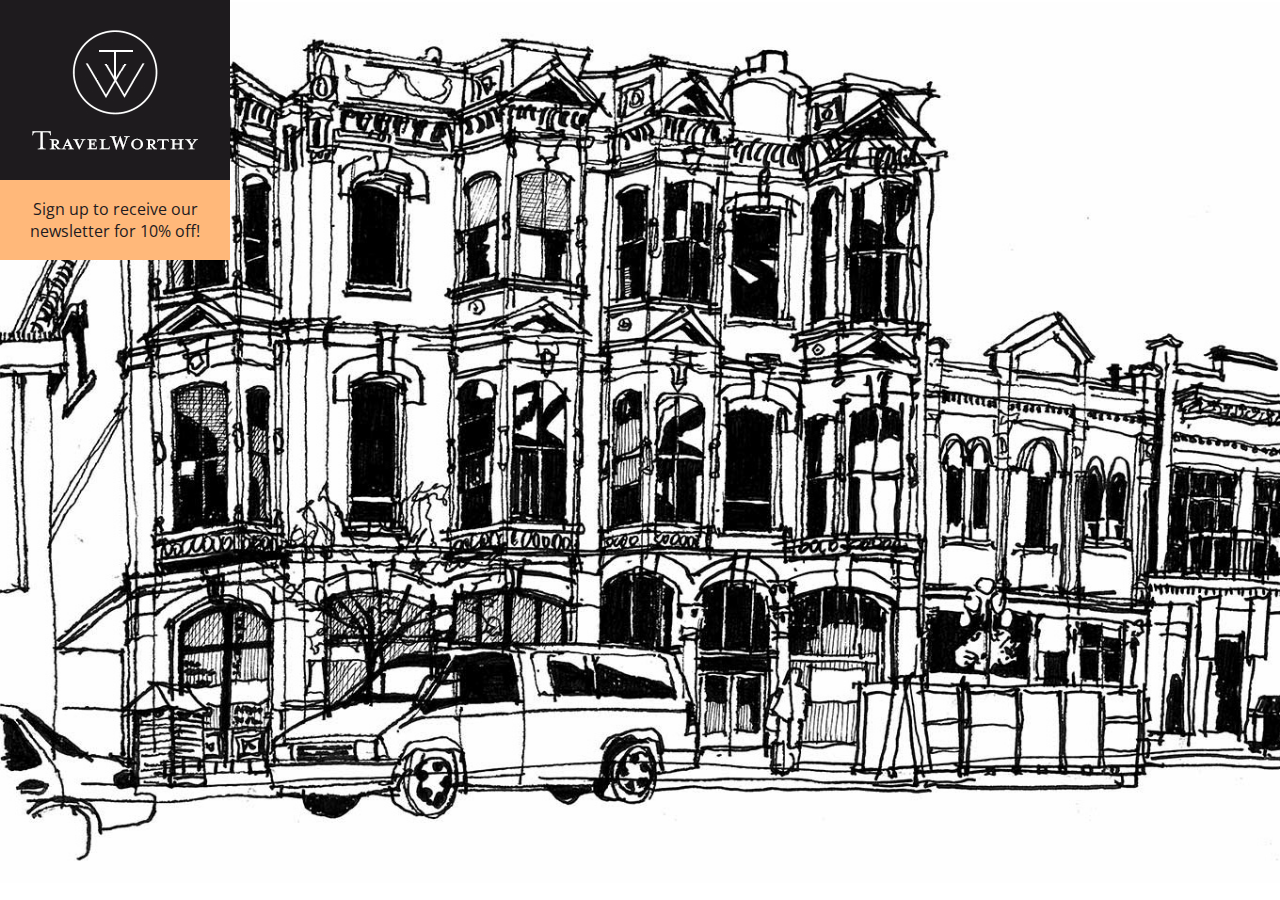
<file: p089-basic-function.html>
<!DOCTYPE html>
<html>
  <head>
    <title>Basic Function</title>
    <link rel="stylesheet" href="css/c03.css" />
  </head>
  <body>
    <h1>TravelWorthy</h1>
    <div id="message"></div>
    <script src="js/p089-basic-function.js"></script>
  </body>
</html>
</file>
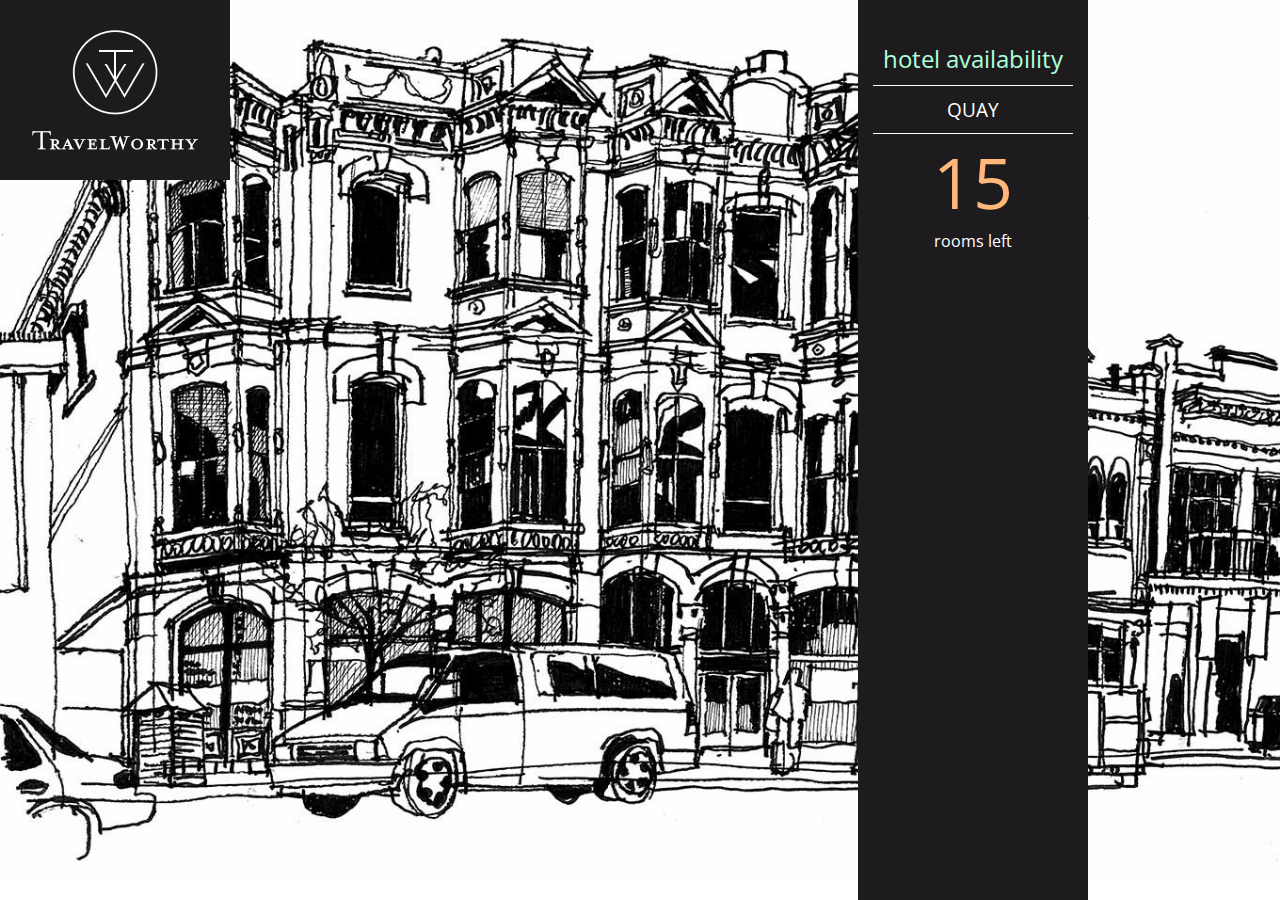
<file: p104-object-literal.html>
<!DOCTYPE html>
<html>
  <head>
    <title>JavaScript &amp; jQuery - Chapter 3: 
           Functions, Methods &amp; Objects -
           Object Literal
    </title>
    <link rel="stylesheet" href="css/c03.css" />
  </head>
  <body>
    <h1>TravelWorthy</h1>
    <div id="info">
      <h2>hotel availability</h2>
      <div id="hotelName"></div>
      <div id="availability">
        <p id="rooms"></p>
        <p>rooms left</p>
      </div>
    </div>
    <script src="js/p104-object-literal.js"></script>
  </body>
</html>
</file>
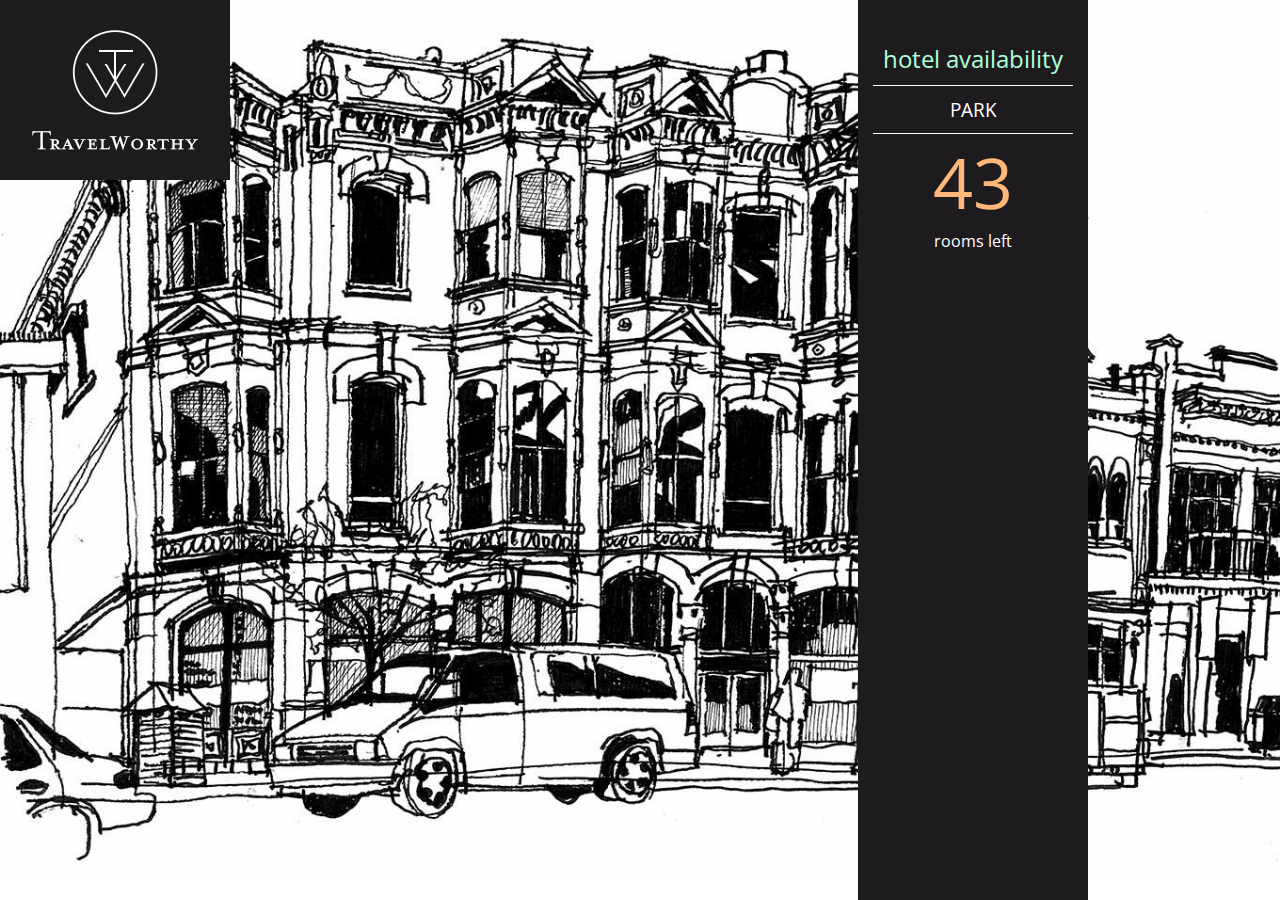
<file: p105-object-literal2.html>
<!DOCTYPE html>
<html>
  <head>
    <title>JavaScript &amp; jQuery - Chapter 3: Functions,
           Methods &amp; Objects - Object Literal 2
    </title>
    <link rel="stylesheet" href="css/c03.css" />
  </head>
  <body>
    <h1>TravelWorthy</h1>
    <div id="info">
      <h2>hotel availability</h2>
      <div id="hotelName"></div>
      <div id="availability">
        <p id="rooms"></p>
        <p>rooms left</p>
      </div>
    </div>
    <script src="js/p105-object-literal2.js"></script>
  </body>
</html>
</file>
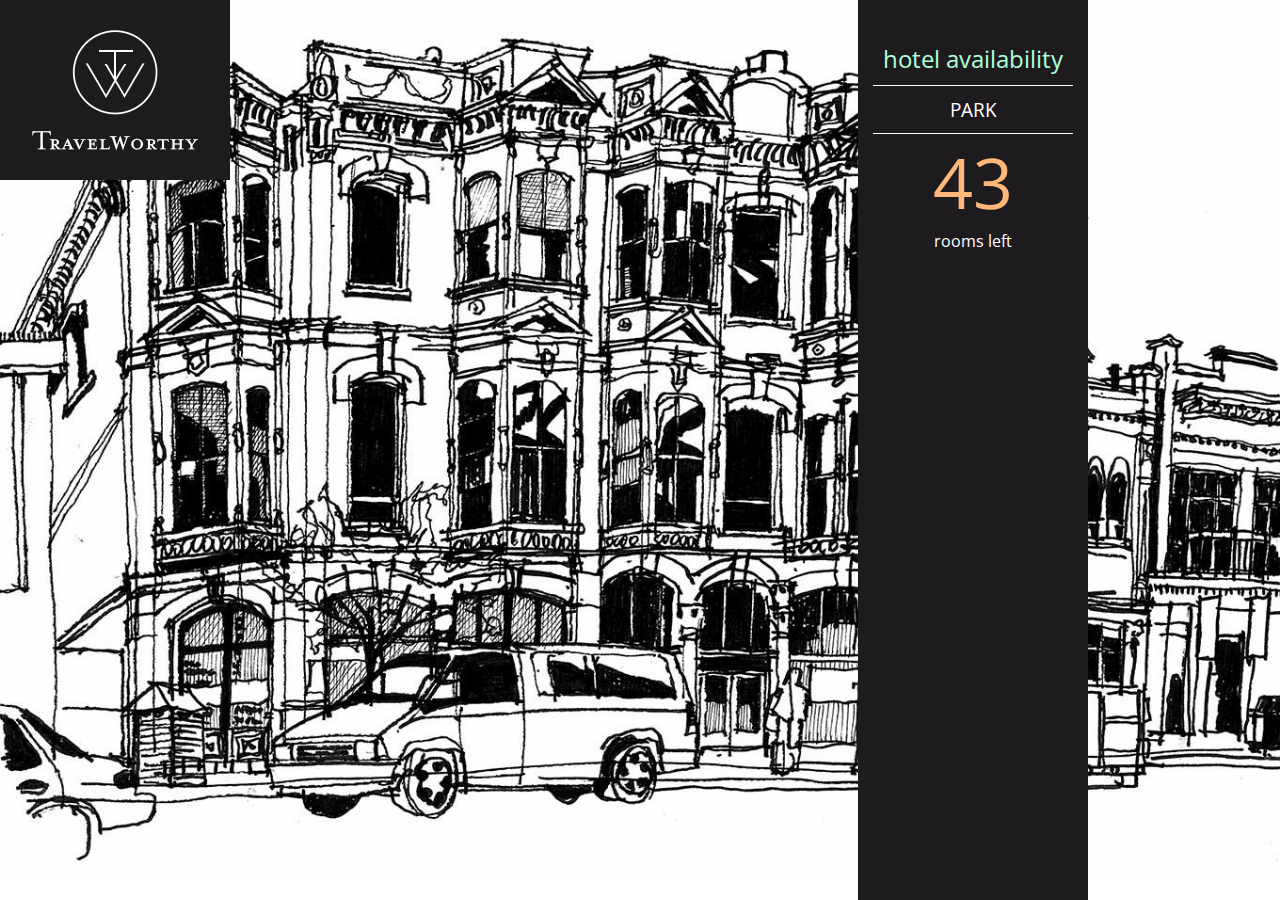
<file: p110-object-constructor.html>
<!DOCTYPE html>
<html>
  <head>
    <title>JavaScript &amp; jQuery - Chapter 3:
    	Functions, Methods &amp; Objects - 
        Object Constructor
    </title>
    <link rel="stylesheet" href="css/c03.css" />
  </head>
  <body>
    <h1>TravelWorthy</h1>
    <div id="info">
      <h2>hotel availability</h2>
      <div id="hotelName"></div>
      <div id="availability">
        <p id="rooms"></p>
        <p>rooms left</p>
      </div>
    </div>
    <script src="js/p110-object-constructor.js"></script>
  </body>
</html>
</file>
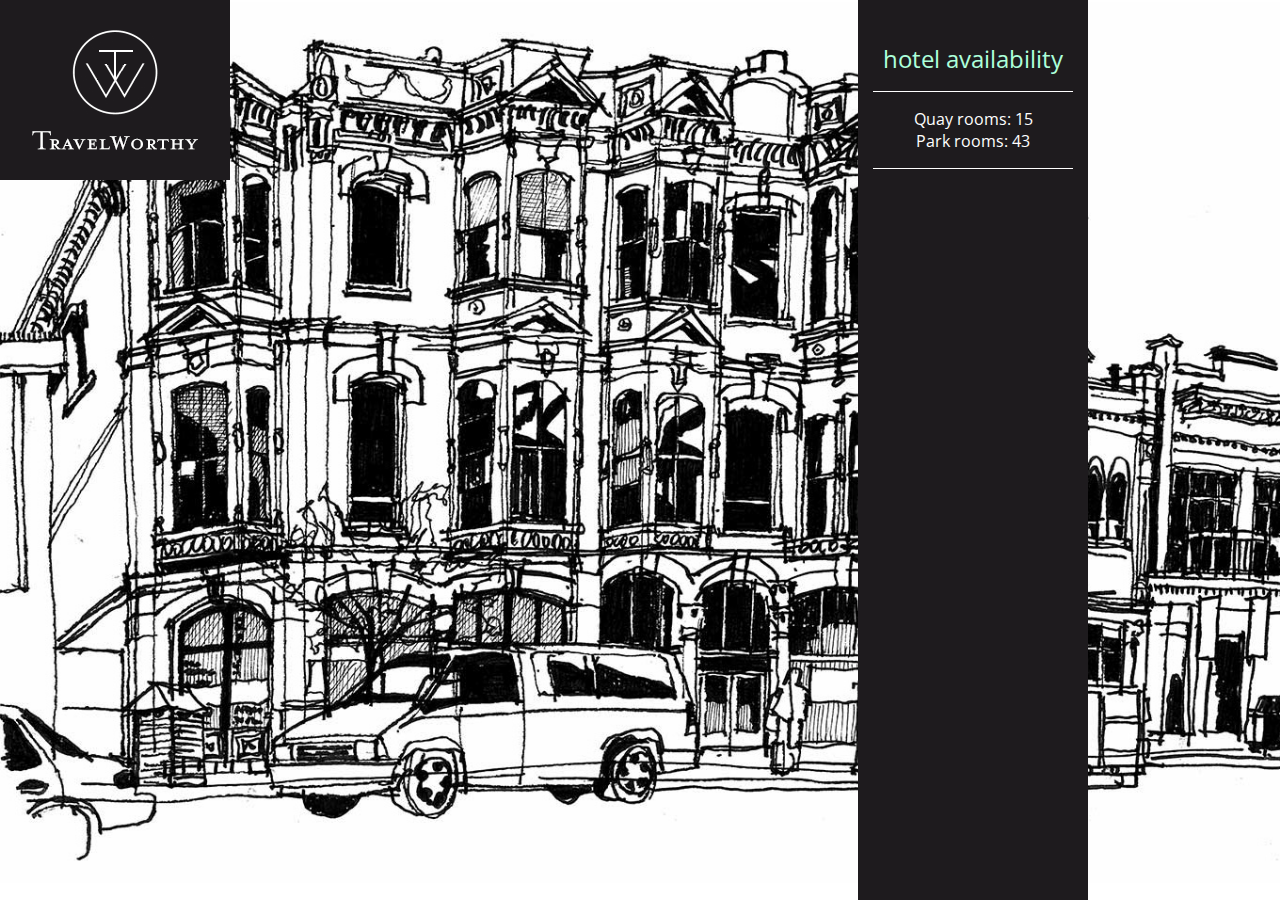
<file: p111-multiple-objects.html>
<!DOCTYPE html>
<html>
  <head>
    <title>JavaScript &amp; jQuery - Chapter 3:
    	Functions, Methods &amp; Objects - 
        Object Constructor</title>
    <link rel="stylesheet" href="css/c03.css" />
  </head>
  <body>
    <h1>TravelWorthy</h1>
    <div id="info">
      <h2>hotel availability</h2>
      <div id="hotel1"></div>
      <div id="hotel2"></div>
    </div>
    <script src="js/p111-multiple-objects.js"></script>
  </body>
</html>
</file>
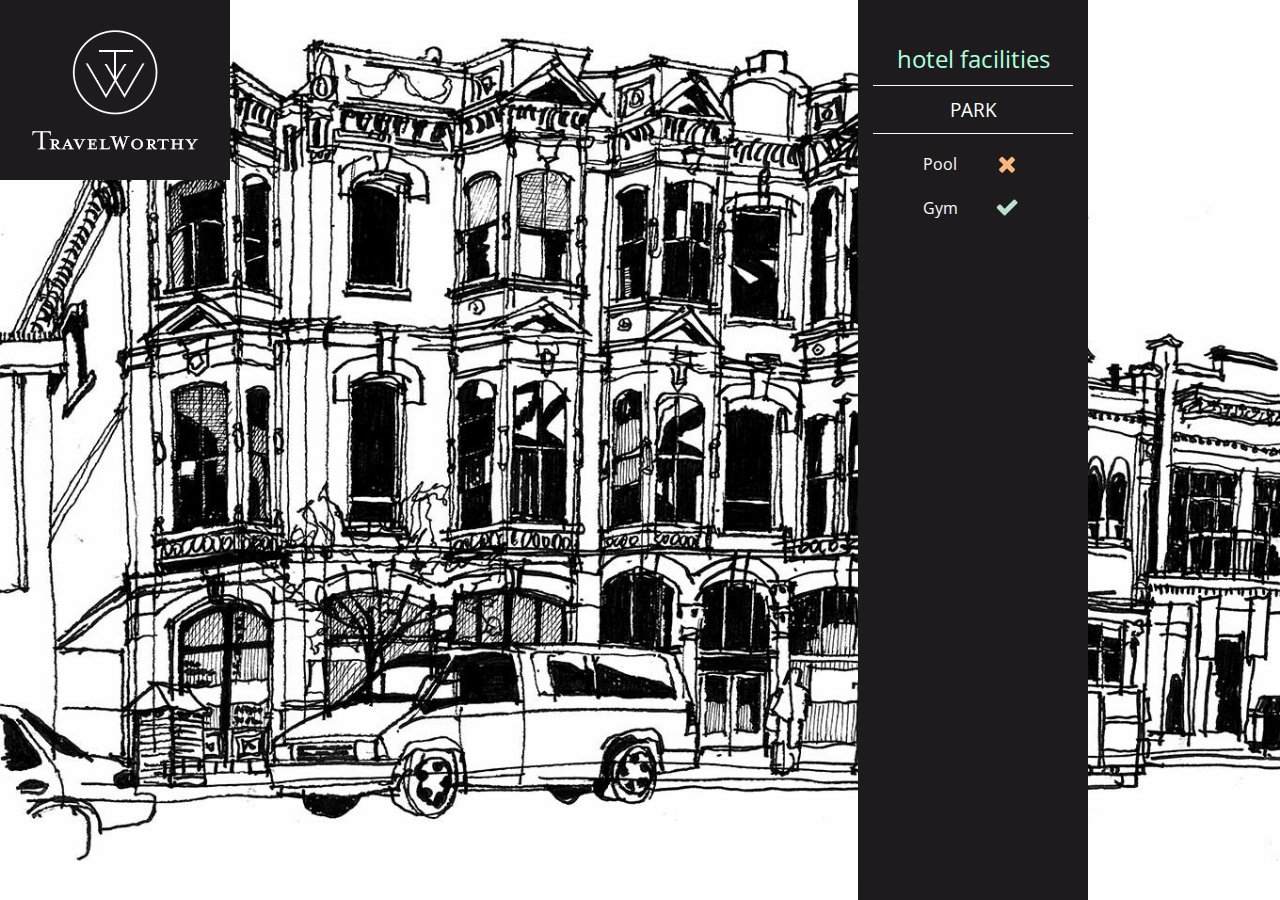
<file: p112-adding-and-removing-properties.html>
<!DOCTYPE html>
<html>
  <head>
    <title>JavaScript &amp; jQuery - Chapter 3: 
    	Functions, Methods &amp; Objects - 
        Adding properties
    </title>
    <link rel="stylesheet" href="css/c03.css" />
  </head>
  <body>
    <h1>TravelWorthy</h1>
    <div id="info">
      <h2>hotel facilities</h2>
      <div id="hotelName"></div>
      <div>
        <p id="pool">Pool</p>
        <p id="gym">Gym</p>
      </div>
    </div>
    <script src="js/p112-adding-and-removing-properties.js"></script>
  </body>
</html>
</file>
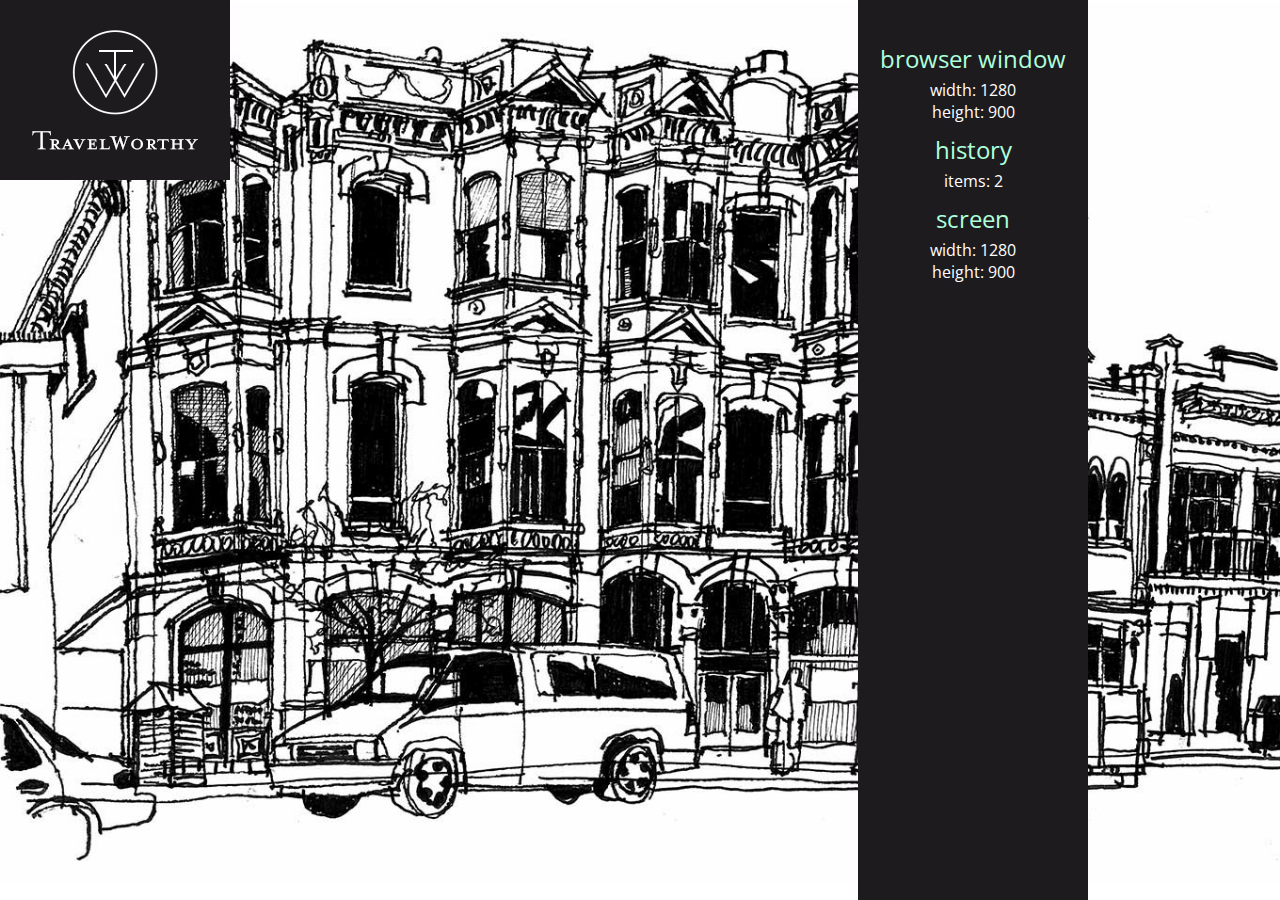
<file: p125-window-object.html>
<!DOCTYPE html>
<html>
  <head>
    <title>JavaScript &amp; jQuery - Chapter 3: Functions,
           Methods &amp; Objects - Window Object
    </title>
    <link rel="stylesheet" href="css/c03.css" />
  </head>
  <body>
    <h1>TravelWorthy</h1>
    <div id="info"></div>
    <script src="js/p125-window-object.js"></script>
  </body>
</html>
</file>
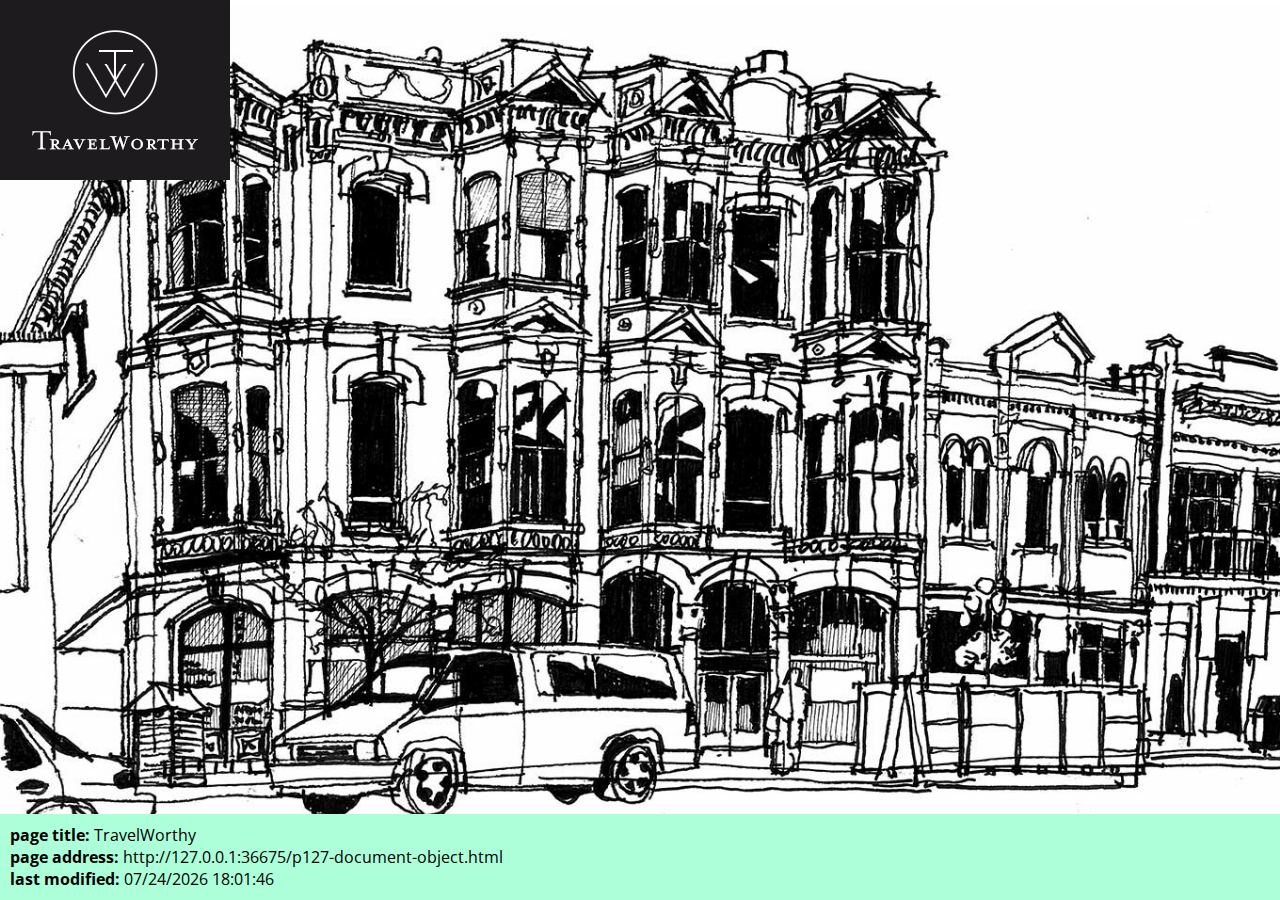
<file: p127-document-object.html>
<!DOCTYPE html>
<html>
  <head>
    <title>TravelWorthy</title>
    <link rel="stylesheet" href="css/c03.css" />
  </head>
  <body>
    <h1>TravelWorthy</h1>
    <div id="footer"></div>
    <script src="js/p127-document-object.js"></script>
  </body>
</html>
</file>
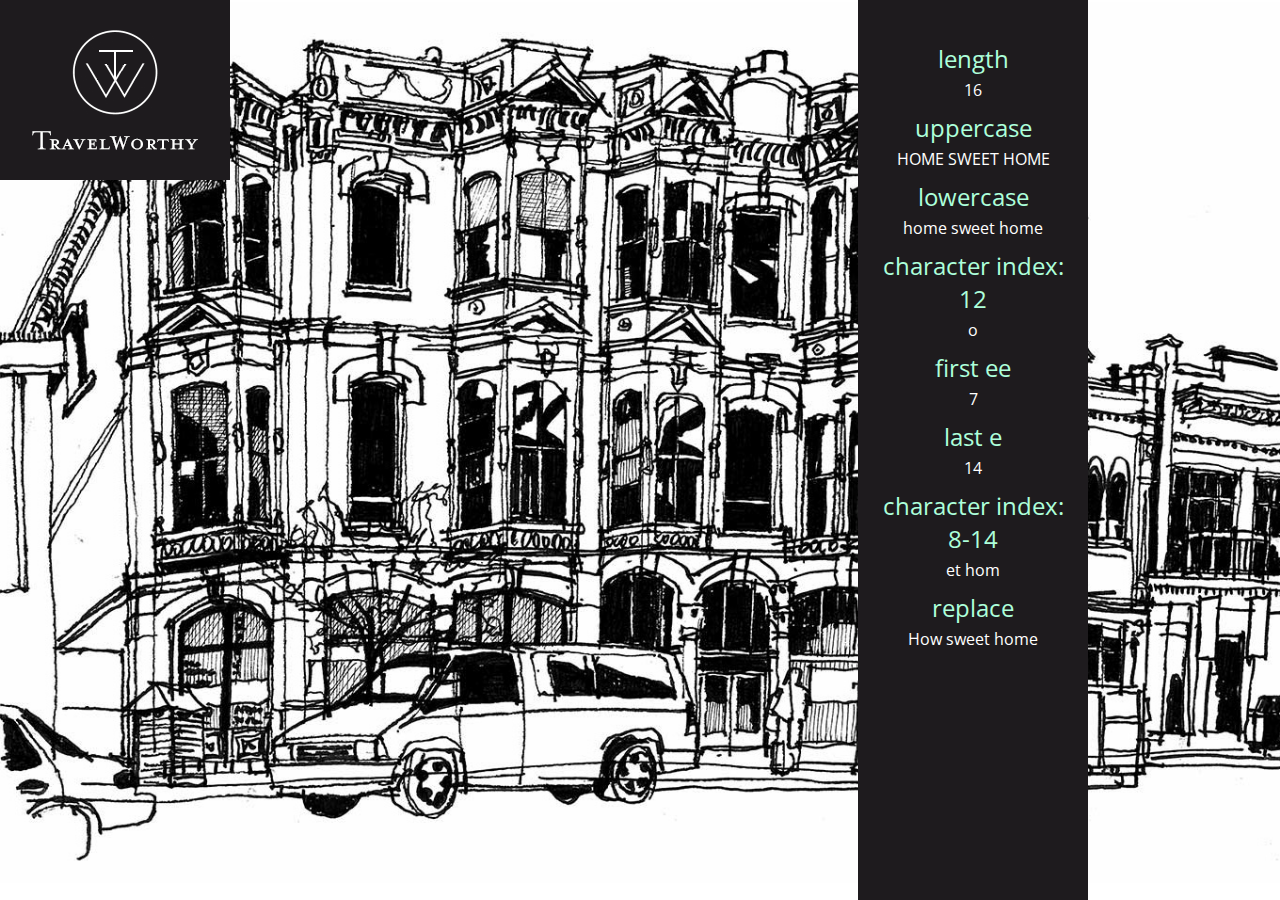
<file: p130-string-object.html>
<!DOCTYPE html>
<html>
  <head>
    <title>JavaScript &amp; jQuery - Chapter 3:
    	Functions, Methods &amp; Objects -
        String Object
    </title>
    <link rel="stylesheet" href="css/c03.css" />
  </head>
  <body>
    <h1>TravelWorthy</h1>
    <div id="info"></div>
    <script src="js/p130-string-object.js"></script>
  </body>
</html>
</file>
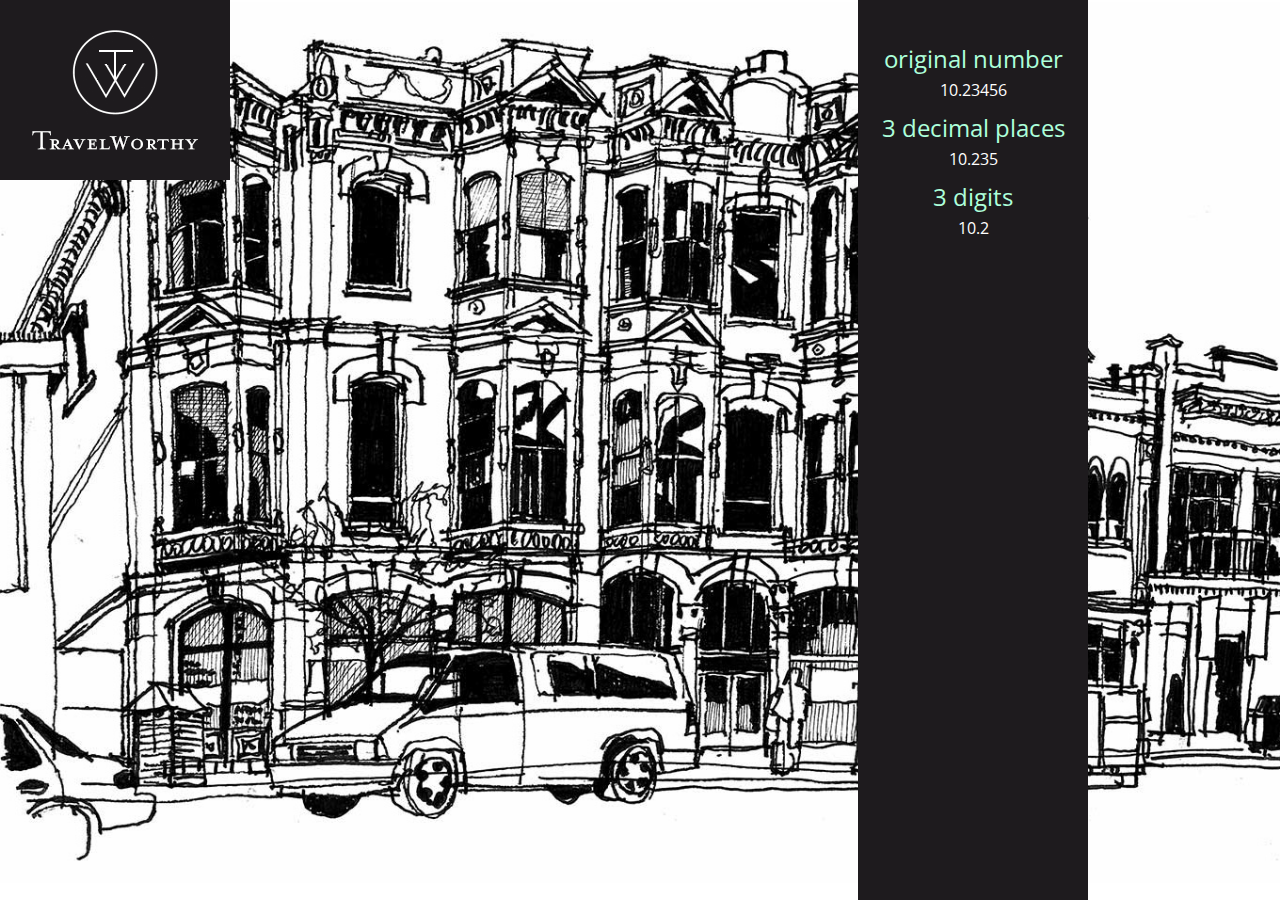
<file: p133-number-object.html>
<!DOCTYPE html>
<html>
  <head>
    <title>JavaScript &amp; jQuery - Chapter 3:
    	Functions, Methods &amp; Objects -
        Number Object
    </title>
    <link rel="stylesheet" href="css/c03.css" />
  </head>
  <body>
    <h1>TravelWorthy</h1>
    <div id="info"></div>
    <script src="js/p133-number-object.js"></script>
  </body>
</html>
</file>
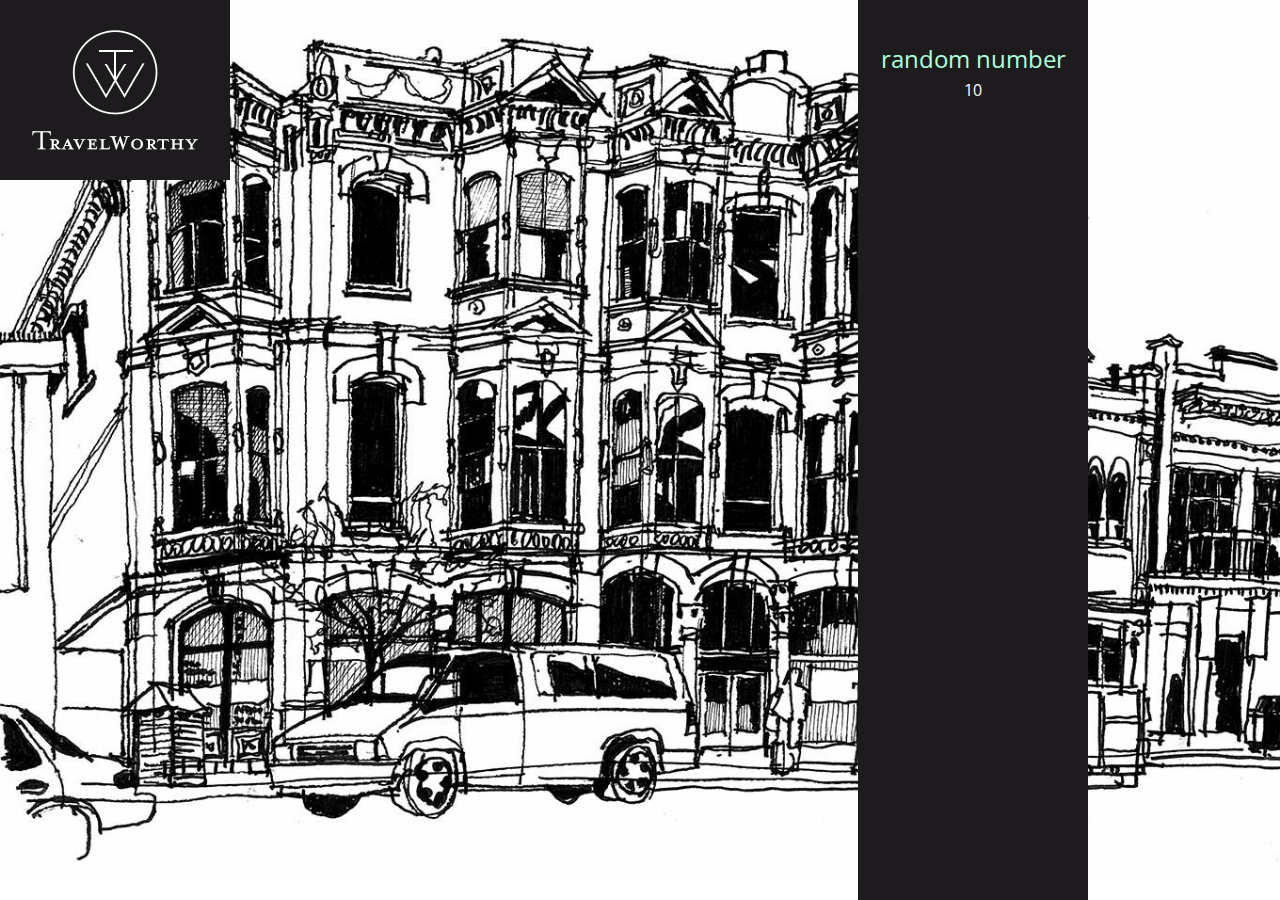
<file: p135-math-object.html>
<!DOCTYPE html>
<html>
  <head>
    <title>JavaScript &amp; jQuery - Chapter 3:
    	Functions, Methods &amp; Objects -
        Math Object
    </title>
    <link rel="stylesheet" href="css/c03.css" />
  </head>
  <body>
    <h1>TravelWorthy</h1>
    <div id="info"></div>
    <script src="js/p135-math-object.js"></script>
  </body>
</html>
</file>
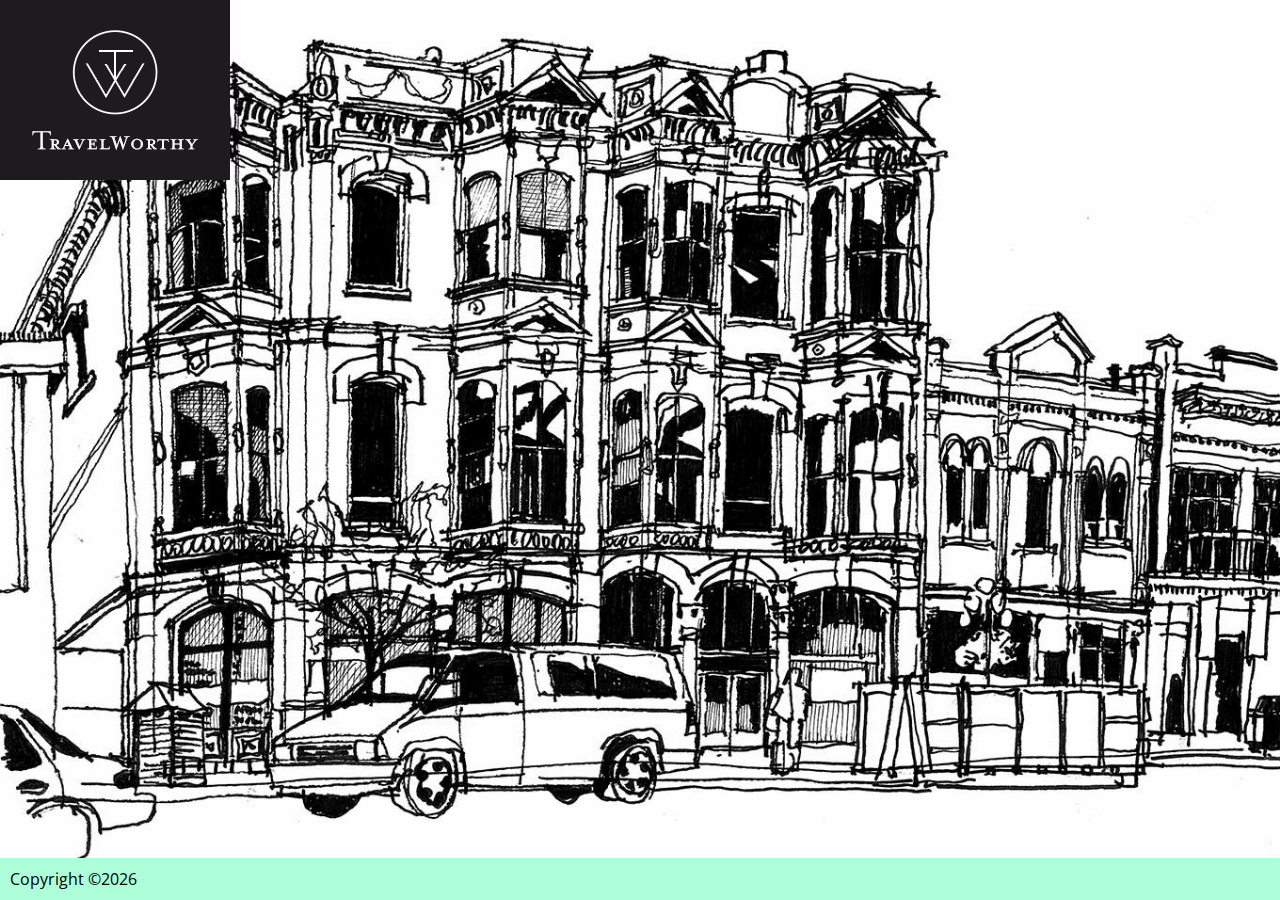
<file: p138-date-object.html>
<!DOCTYPE html>
<html>
  <head>
    <title>JavaScript &amp; jQuery - Chapter 3:
    	Functions, Methods &amp; Objects -
        Date Object
    </title>
    <link rel="stylesheet" href="css/c03.css" />
  </head>
  <body>
    <h1>TravelWorthy</h1>
    <div id="footer"></div>
    <script src="js/p138-date-object.js"></script>
  </body>
</html>
</file>
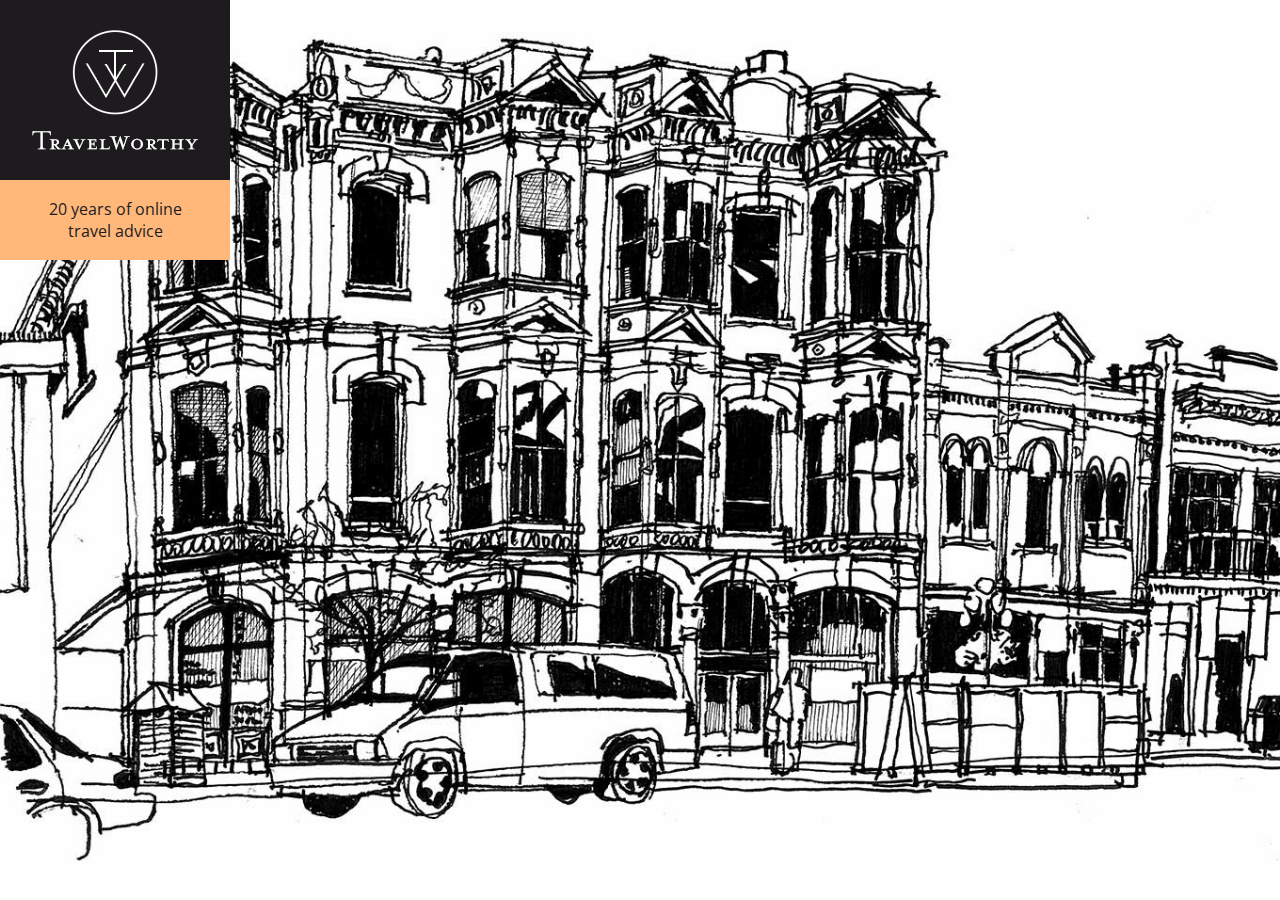
<file: p139-date-object-difference.html>
<!DOCTYPE html>
<html>
  <head>
    <title>JavaScript &amp; jQuery - Chapter 3:
    	Functions, Methods &amp; Objects -
        Date Object Difference
    </title>
    <link rel="stylesheet" href="css/c03.css" />
  </head>
  <body>
    <h1>TravelWorthy</h1>
    <div id="message">Established 1945</div>
    <script src="js/p139-date-object-difference.js"></script>
  </body>
</html>
</file>
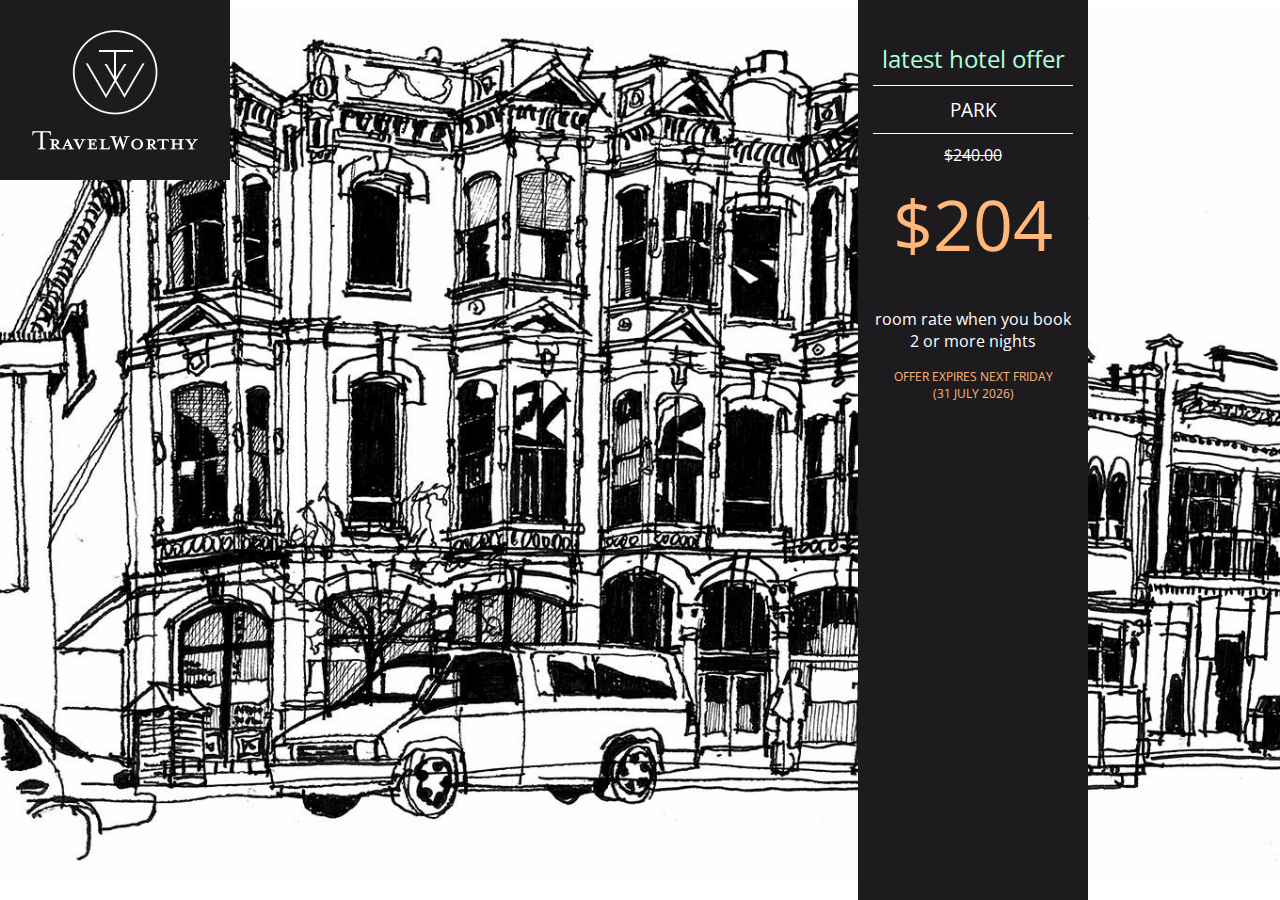
<file: p142-example.html>
<!DOCTYPE html>
<html>
  <head>
    <title>JavaScript &amp; jQuery - Chapter 3:
    	Functions, Methods &amp; Objects -
        Example
    </title>
    <link rel="stylesheet" href="css/c03.css" />
  </head>
  <body>
    <h1>TravelWorthy</h1>
    <div id="info">
      <h2>latest hotel offer</h2>
      <div id="hotelName"></div>
      <div id="roomRate"></div>
      <div id="specialRate"></div>
      <p>room rate when you book 2 or more nights</p>
      <div id="offerEnds"></div>
    </div>
    <script src="js/p142-example.js"></script>
  </body>
</html>
</file>
<file: css/c03.css>
/* JavaScript & jQuery - Chapter 3: Functions,
   Methods & Programming */
/* The book used a font called Eau Sans - the download
   examples use Open Sans */

@import url(http://fonts.googleapis.com/css?family=Open+Sans);

body {
  background-color: #fff;
  background: url("../images/travelworthy-backdrop.jpg")
              no-repeat center center fixed;
  -webkit-background-size: cover;
  -moz-background-size: cover;
  -o-background-size: cover;
  background-size: cover;
  margin: 0;
  font-family: 'Open Sans', sans-serif;
}

h1 {
  background: #1e1b1e url("../images/travelworthy-logo.gif")
                        no-repeat;
  width: 230px;
  height: 180px;
  float: left;
  text-indent: 100%;
  white-space: nowrap;
  overflow: hidden;
  margin: 0;
}

h2 {
  margin: 1.75em 0 0 0;
  color: #adffda; 
  font-weight: normal;
}

h2 + p {
  margin: 0.25em 0 0 0;
}

p + p {
  margin: 0;
}

p + h2 {
  margin: 10px 0 0 0;
}

/* message under the logo */
#message {
  float: left;
  clear: left;
  background-color: #ffb87a;
  color: #1e1b1e;
  width:170px;
  padding: 18px 30px;
  text-align: center;
}

/* black bar across the right hand side of the page */
#info {
  background-color: #1e1b1e;
  color: #fff;
  width: 200px;
  padding: 0 15px;
  text-align: center;
  min-height: 100%;
  position: absolute;
  top: 0;
  right: 15%;
}

/* details in the black bar */
#hotelName {
  text-transform: uppercase;
  text-align: center; 
  font-size: 120%;
  margin-top: 10px;
  border-top: 1px solid #fff;
  border-bottom: 1px solid #fff; 
  padding: 10px 0;
}

#hotel1 {
  margin-top: 1em; 
  border-top: 1px solid #fff; 
  padding-top: 1em;
} 

#hotel2 {
  border-bottom: 1px solid #fff; 
  padding-bottom: 1em;
}

#rooms {
  font-size: 440%;
  color: #ffb87a;
  display: inline-block;
  margin: 0;
}

#roomRate{
  text-decoration: line-through;
  display: inline-block;
  float: none; /* Remark left */
  padding-top: 10px;
}

#specialRate {  
  font-size: 440%;
  color: #ffb87a;
  display: inline-block;
  padding: 10px 0 20px 0;
  margin: 0;
}

#offerEnds {
  text-transform: uppercase;
  color: #ffb87a;
  font-size: 75%;
}

.true, .false {
  padding: 0 50px 0 50px;
  line-height: 28px;
  text-align: left;
  background-image: url("../images/check-cross.png");
  background-position: 120px 0;
  background-repeat: no-repeat;
}

.false {
  background-position: 120px -28px;
}

/* footer */
#footer {
  position: absolute;
  bottom: 0;
  left: 0;
  width: 100%;
  background-color: #adffda;
}

#footer p {
  padding: 10px;
  margin: 0;
}

.data {
  padding: 10px;
}
</file>
